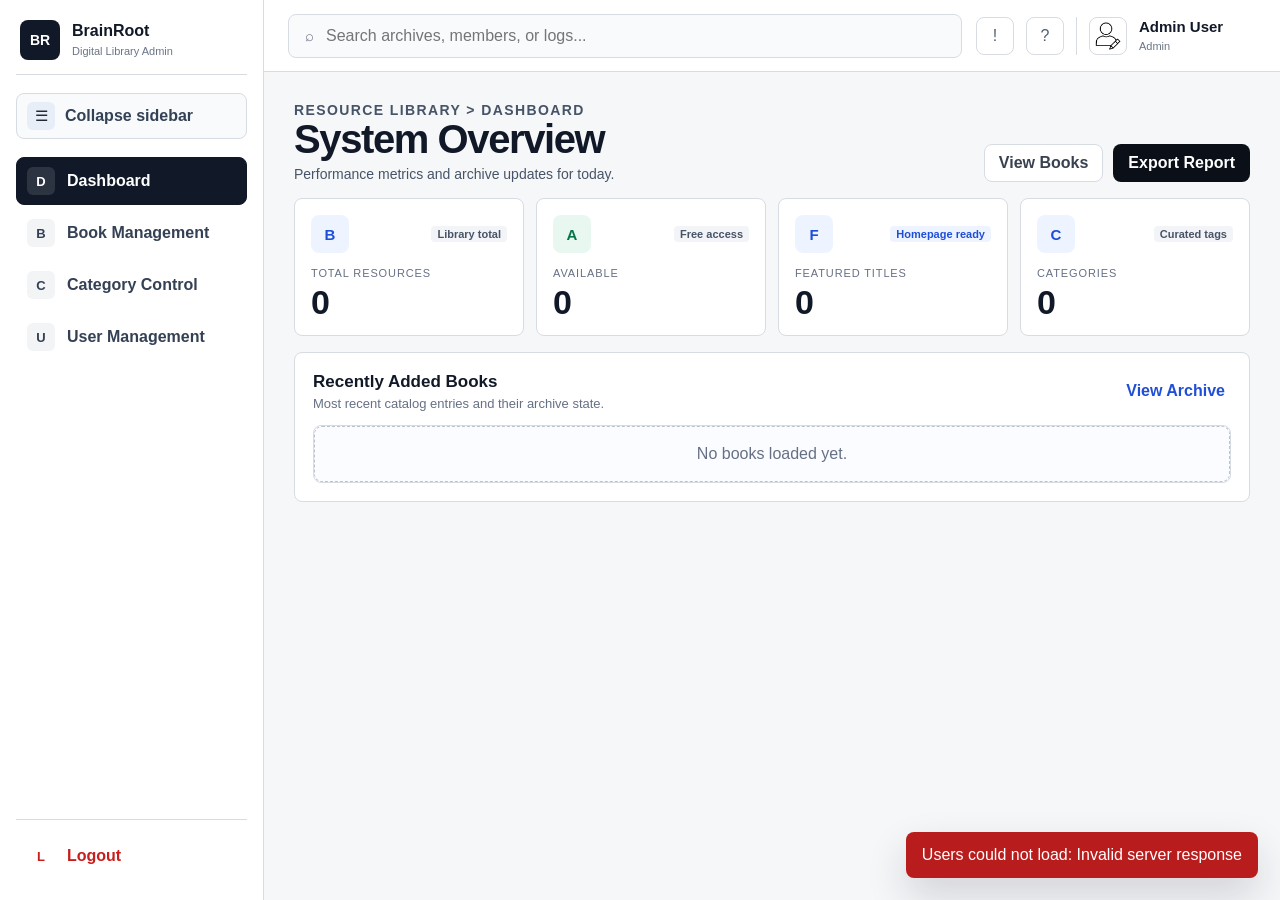
<file: admin/admin.html>
<!DOCTYPE html>
<html lang="en">
<head>
  <meta charset="UTF-8">
  <meta name="viewport" content="width=device-width, initial-scale=1.0">
  <title>BrainRoot - Admin Panel</title>
  <link rel="stylesheet" href="./admin.css?v=2">
</head>
<body class="admin-page">
  <div class="admin-shell">
    <aside class="admin-sidebar">
      <div class="sidebar-brand">
        <a href="../index/index.html" class="brand-mark">BR</a>
        <div class="sidebar-brand-copy">
          <strong>BrainRoot</strong>
          <span>Digital Library Admin</span>
        </div>
      </div>

      <button type="button" class="sidebar-toggle" id="sidebarToggle" aria-label="Toggle sidebar" aria-pressed="false" title="Collapse sidebar">
        <span class="sidebar-toggle-icon" aria-hidden="true">☰</span>
        <span class="sidebar-toggle-label">Collapse sidebar</span>
      </button>

      <nav class="sidebar-nav" aria-label="Admin sections">
        <button type="button" class="sidebar-link active" data-view="dashboard" title="Dashboard"><span class="sidebar-icon" aria-hidden="true">D</span><span class="sidebar-label">Dashboard</span></button>
        <button type="button" class="sidebar-link" data-view="books" title="Book Management"><span class="sidebar-icon" aria-hidden="true">B</span><span class="sidebar-label">Book Management</span></button>
        <button type="button" class="sidebar-link" data-view="categories" title="Category Control"><span class="sidebar-icon" aria-hidden="true">C</span><span class="sidebar-label">Category Control</span></button>
        <button type="button" class="sidebar-link" data-view="users" title="User Management"><span class="sidebar-icon" aria-hidden="true">U</span><span class="sidebar-label">User Management</span></button>
      </nav>

      <div class="sidebar-bottom">
        <button type="button" class="sidebar-link danger" onclick="adminLogout()" title="Logout"><span class="sidebar-icon" aria-hidden="true">L</span><span class="sidebar-label">Logout</span></button>
      </div>
    </aside>

    <div class="admin-frame">
      <header class="admin-topbar">
        <form id="librarySearchForm" class="topbar-search" role="search">
          <span class="search-ico" aria-hidden="true">⌕</span>
          <input id="librarySearch" type="search" placeholder="Search archives, members, or logs..." autocomplete="off">
        </form>

        <div class="topbar-actions">
          <button type="button" class="topbar-icon" id="notificationsBtn" aria-label="Notifications">!</button>
          <button type="button" class="topbar-icon" id="helpBtn" aria-label="Help">?</button>
          <div class="topbar-user">
            <img id="topbarAvatar" src="../Assets/profile icon.png" alt="Admin profile">
            <div>
              <strong id="topbarUserName">Admin User</strong>
              <span id="topbarUserRole">System Administrator</span>
            </div>
          </div>
        </div>
      </header>

      <main class="admin-main">
        <section class="admin-view active" data-view="dashboard">
          <div class="view-header">
            <div>
              <p class="eyebrow">Resource Library &gt; Dashboard</p>
              <h1>System Overview</h1>
              <p>Performance metrics and archive updates for today.</p>
            </div>
            <div class="hero-actions">
              <button type="button" class="btn btn-ghost" data-view-jump="books">View Books</button>
              <button type="button" class="btn btn-primary" id="exportReportBtn">Export Report</button>
            </div>
          </div>

          <div id="dashboardStats" class="stat-grid"></div>

          <div class="dashboard-grid">
            <section class="panel panel-wide">
              <div class="panel-header">
                <div>
                  <h2>Recently Added Books</h2>
                  <p>Most recent catalog entries and their archive state.</p>
                </div>
                <button type="button" class="text-link" data-view-jump="books">View Archive</button>
              </div>
              <div id="recentBooksTable" class="table-wrap"></div>
            </section>
          </div>
        </section>

        <section class="admin-view" data-view="books">
          <div class="view-header compact">
            <div>
              <p class="eyebrow">Resource Library &gt; Book Management</p>
              <h1>Book Management</h1>
              <p>Manage and organize your digital resource catalog.</p>
            </div>
            <button type="button" class="btn btn-primary" data-view-jump="add-book">+ Add New Resource</button>
          </div>

          <div id="bookStats" class="stat-grid"></div>

          <section class="panel">
            <div class="panel-header">
              <div class="filter-pills">
                <button type="button" class="pill active" data-pill-filter="all">All Books</button>
                <button type="button" class="pill" data-pill-filter="free">Free</button>
                <button type="button" class="pill" data-pill-filter="paid">Paid</button>
                <button type="button" class="pill" data-pill-filter="featured">Featured</button>
              </div>
              <div class="manage-tools">
                <select id="bookCategoryFilter" class="filter-select">
                  <option value="">All Categories</option>
                  <option value="Architecture">Architecture</option>
                  <option value="Classic Literature">Classic Literature</option>
                  <option value="Science">Science</option>
                  <option value="Philosophy">Philosophy</option>
                  <option value="Productivity">Productivity</option>
                  <option value="History">History</option>
                  <option value="Design">Design</option>
                  <option value="Biography">Biography</option>
                  <option value="Mystery">Mystery</option>
                  <option value="Adventure">Adventure</option>
                  <option value="Fantasy">Fantasy</option>
                  <option value="Technology">Technology</option>
                  <option value="Data Science">Data Science</option>
                  <option value="Computer Science">Computer Science</option>
                  <option value="Other">Other</option>
                </select>
                <select id="bookFeaturedFilter" class="filter-select">
                  <option value="">All Featured</option>
                  <option value="trending">Trending</option>
                  <option value="top_reading">Top Reading</option>
                  <option value="most_liked">Most Liked</option>
                  <option value="none">No Feature</option>
                </select>
                <button type="button" class="btn btn-soft" id="clearFiltersBtn">Reset</button>
              </div>
            </div>

            <div id="manageResult" class="form-result"></div>

            <div id="booksTableContainer" class="table-wrap"></div>
          </section>
        </section>

        <section class="admin-view" data-view="categories">
          <div class="view-header compact">
            <div>
              <p class="eyebrow">Resource Library &gt; Featured Control</p>
              <h1>Featured & Category Control</h1>
              <p>Curate featured sections and category-based front-page lists.</p>
            </div>
            <button type="button" class="btn btn-primary" data-view-jump="add-book">+ Add New Resource</button>
          </div>

          <div id="categoryStats" class="stat-grid"></div>

          <div class="category-grid">
            <section class="panel panel-wide">
              <div class="panel-header">
                <div>
                  <h2>Trending Books</h2>
                  <p>Books ranked by view activity and archive attention.</p>
                </div>
                <button type="button" class="icon-btn" id="publishCategoriesBtn" aria-label="Publish category changes">...</button>
              </div>
              <div id="trendingList" class="stack-list"></div>
              <div class="panel-footer center">Manage all trending titles</div>
            </section>

            <section class="panel panel-side">
              <div class="panel-header">
                <div>
                  <h2>Top Reading</h2>
                  <p>Featured books ready for the homepage carousel.</p>
                </div>
                <button type="button" class="icon-btn">S</button>
              </div>
              <div id="topReadingList" class="stack-list"></div>
              <button type="button" class="dashed-action" data-view-jump="add-book" data-preset-featured="top_reading">+ Add Title to Top Reading</button>
            </section>
          </div>

          <section class="panel">
            <div class="panel-header">
              <div>
                <h2>Featured Books (Main Hero)</h2>
                <p>Primary slots and backups for the home page banner.</p>
              </div>
              <div class="panel-actions">
                <button type="button" class="text-link" id="draftViewBtn">Draft View</button>
                <button type="button" class="btn btn-primary" id="publishFeaturedBtn">Publish Changes</button>
              </div>
            </div>
            <div id="featuredHeroGrid" class="hero-grid"></div>
          </section>
        </section>

        <section class="admin-view" data-view="users">
          <div class="view-header compact">
            <div>
              <p class="eyebrow">Admin Panel &gt; User Management</p>
              <h1>User Management</h1>
              <p>Review library member accounts, manage permissions, and track borrowing activity.</p>
            </div>
            <button type="button" class="btn btn-soft" id="exportUsersBtn">Export List</button>
          </div>

          <div id="userStats" class="stat-grid"></div>

          <section class="panel">
            <div class="panel-header">
              <div class="filter-pills">
                <button type="button" class="pill active" data-user-role-filter="all">All Members</button>
                <button type="button" class="pill" data-user-role-filter="admin">Admins</button>
                <button type="button" class="pill" data-user-role-filter="faculty">Faculty</button>
                <button type="button" class="pill" data-user-role-filter="student">Students</button>
                <button type="button" class="pill" data-user-role-filter="guest">Guests</button>
              </div>
              <button type="button" class="icon-btn" id="refreshUsersBtn" aria-label="Refresh users">R</button>
            </div>
            <div class="table-wrap" id="usersTableContainer"></div>
          </section>
        </section>

        <section class="admin-view" data-view="add-book">
          <div class="view-header compact">
            <div>
              <p class="eyebrow">Resource Library &gt; Add New Resource</p>
              <h1>Archive New Entry</h1>
              <p>Catalog a new digital asset into the BrainRoot secure repository.</p>
            </div>
            <button type="button" class="btn btn-soft" data-view-jump="books">Back to Books</button>
          </div>

          <div id="addBookResult" class="form-result"></div>

          <form id="addBookForm" class="add-layout admin-form">
            <section class="panel form-panel">
              <div class="panel-header">
                <div>
                  <h2>Core Bibliographic Data</h2>
                  <p>Enter the title, metadata, and catalog labels for the resource.</p>
                </div>
              </div>

              <div class="form-grid">
                <div class="form-group">
                  <label for="add_title">Book Title *</label>
                  <input id="add_title" type="text" name="title" required placeholder="e.g. The Architecture of Intelligence">
                </div>
                <div class="form-group">
                  <label for="add_author">Author Name *</label>
                  <input id="add_author" type="text" name="author" required placeholder="e.g. Dr. Julian Vane">
                </div>
                <div class="form-group">
                  <label for="add_category">Category *</label>
                  <select id="add_category" name="category" required>
                    <option value="">Select category</option>
                    <option value="Architecture">Architecture</option>
                    <option value="Classic Literature">Classic Literature</option>
                    <option value="Science">Science</option>
                    <option value="Philosophy">Philosophy</option>
                    <option value="Productivity">Productivity</option>
                    <option value="History">History</option>
                    <option value="Design">Design</option>
                    <option value="Biography">Biography</option>
                    <option value="Mystery">Mystery</option>
                    <option value="Adventure">Adventure</option>
                    <option value="Fantasy">Fantasy</option>
                    <option value="Technology">Technology</option>
                    <option value="Data Science">Data Science</option>
                    <option value="Computer Science">Computer Science</option>
                    <option value="Other">Other</option>
                  </select>
                </div>
                <div class="form-group">
                  <label for="add_published_year">Published Year</label>
                  <input id="add_published_year" type="number" name="published_year" placeholder="2024" min="0" inputmode="numeric">
                </div>
                <div class="form-group">
                  <label for="add_access_type">Initial Status</label>
                  <select id="add_access_type" name="access_type">
                    <option value="free">Available</option>
                    <option value="paid">Loaned</option>
                    <option value="premium">Reserved</option>
                  </select>
                </div>
                <div class="form-group">
                  <label for="add_featured_section">Featured Section</label>
                  <select id="add_featured_section" name="featured_section">
                    <option value="none">None</option>
                    <option value="trending">Trending</option>
                    <option value="top_reading">Top Reading</option>
                    <option value="most_liked">Most Liked</option>
                  </select>
                </div>
                <div class="form-group">
                  <label for="add_pages">Pages</label>
                  <input id="add_pages" type="number" name="pages" placeholder="0" min="0" inputmode="numeric">
                </div>
                <div class="form-group full-width">
                  <label for="add_description">Resource Description</label>
                  <textarea id="add_description" name="description" rows="5" placeholder="Provide a detailed abstract or summary for academic indexing..."></textarea>
                </div>
              </div>
            </section>

            <div class="add-side">
              <section class="panel asset-panel">
                <div class="panel-header">
                  <div>
                    <h2>Cover Asset</h2>
                    <p>Use a direct image link or an internal assets path.</p>
                  </div>
                </div>
                <div class="cover-dropzone">
                  <img id="addCoverPreview" src="" alt="Cover preview">
                  <div>
                    <strong>Upload Cover Image</strong>
                    <span>Use a URL or an asset path. PNG, JPG up to 10MB.</span>
                  </div>
                </div>

                <div class="form-group">
                  <label for="add_image_url">Image Link</label>
                  <input id="add_image_url" type="text" name="image_url" placeholder="https://example.com/image.jpg or /Assets/images/cover.jpg">
                </div>

                <div class="form-group">
                  <label for="add_file_url">PDF Link</label>
                  <input id="add_file_url" type="text" name="file_url" placeholder="https://example.com/book.pdf or /Assets/books/file.pdf">
                </div>

                <div class="info-box">
                  <strong>Standard format</strong>
                  <p>1600 x 2400px recommended for high-resolution indexing.</p>
                </div>
              </section>

              <section class="panel ops-panel">
                <div class="panel-header">
                  <div>
                    <h2>Archive Operations</h2>
                  </div>
                </div>
                <div class="form-grid compact-grid">
                  <div class="form-group">
                    <label for="add_view_count">View Count</label>
                    <input id="add_view_count" type="number" name="view_count" placeholder="0" min="0">
                  </div>
                  <div class="form-group">
                    <label for="add_like_count">Like Count</label>
                    <input id="add_like_count" type="number" name="like_count" placeholder="0" min="0">
                  </div>
                </div>
                <button type="submit" class="btn btn-primary block-btn">Save Book</button>
                <button type="reset" class="btn btn-soft block-btn">Cancel</button>
                <p class="tiny-note">By saving, you confirm that this digital record is ready for catalog publishing.</p>
              </section>
            </div>
          </form>
        </section>
      </main>
    </div>
  </div>

  <!-- Edit Modal -->
  <div id="editModal" class="modal hidden" aria-hidden="true">
    <div class="modal-content modal-large">
      <div class="modal-header">
        <div>
          <p class="eyebrow">Resource Library &gt; Edit Book Details</p>
          <h2>Edit Book Details</h2>
        </div>
        <button type="button" class="modal-close" onclick="closeEditModal()">×</button>
      </div>

      <form id="editBookForm" class="modal-form">
        <input type="hidden" name="book_id" id="edit_book_id">

        <section class="panel modal-panel-grid">
          <div class="form-grid">
            <div class="form-group">
              <label for="edit_title">Book Title</label>
              <input id="edit_title" type="text" name="title" required>
            </div>
            <div class="form-group">
              <label for="edit_author">Author</label>
              <input id="edit_author" type="text" name="author" required>
            </div>
            <div class="form-group">
              <label for="edit_category">Category</label>
              <select id="edit_category" name="category" required>
                <option value="Architecture">Architecture</option>
                <option value="Classic Literature">Classic Literature</option>
                <option value="Science">Science</option>
                <option value="Philosophy">Philosophy</option>
                <option value="Productivity">Productivity</option>
                <option value="History">History</option>
                <option value="Design">Design</option>
                <option value="Biography">Biography</option>
                <option value="Mystery">Mystery</option>
                <option value="Adventure">Adventure</option>
                <option value="Fantasy">Fantasy</option>
                <option value="Technology">Technology</option>
                <option value="Data Science">Data Science</option>
                <option value="Computer Science">Computer Science</option>
                <option value="Other">Other</option>
              </select>
            </div>
            <div class="form-group">
              <label for="edit_published_year">Published Year</label>
              <input id="edit_published_year" type="number" name="published_year" min="0">
            </div>
            <div class="form-group">
              <label for="edit_access_type">Access Type</label>
              <select id="edit_access_type" name="access_type">
                <option value="free">Free</option>
                <option value="paid">Paid</option>
                <option value="premium">Premium</option>
              </select>
            </div>
            <div class="form-group">
              <label for="edit_featured_section">Featured Section</label>
              <select id="edit_featured_section" name="featured_section">
                <option value="none">None</option>
                <option value="trending">Trending</option>
                <option value="top_reading">Top Reading</option>
                <option value="most_liked">Most Liked</option>
              </select>
            </div>
            <div class="form-group">
              <label for="edit_pages">Pages</label>
              <input id="edit_pages" type="number" name="pages" min="0">
            </div>
            <div class="form-group full-width">
              <label for="edit_description">Description</label>
              <textarea id="edit_description" name="description" rows="4"></textarea>
            </div>
          </div>

          <div class="edit-side">
            <div class="cover-dropzone compact">
              <img id="editCoverPreview" src="" alt="Cover preview">
              <div>
                <strong>Cover Asset Preview</strong>
                <span>Live preview from the image link field.</span>
              </div>
            </div>

            <div class="form-group">
              <label for="edit_image_url">Image Link</label>
              <input id="edit_image_url" type="text" name="image_url">
            </div>

            <div class="form-group">
              <label for="edit_file_url">PDF Link</label>
              <input id="edit_file_url" type="text" name="file_url">
            </div>

            <div class="form-grid compact-grid">
              <div class="form-group">
                <label for="edit_view_count">View Count</label>
                <input id="edit_view_count" type="number" name="view_count" min="0">
              </div>
              <div class="form-group">
                <label for="edit_like_count">Like Count</label>
                <input id="edit_like_count" type="number" name="like_count" min="0">
              </div>
            </div>
          </div>
        </section>

        <div class="form-actions modal-actions">
          <button type="submit" class="btn btn-primary">Save Changes</button>
          <button type="button" class="btn btn-soft" onclick="closeEditModal()">Cancel</button>
        </div>
      </form>
    </div>
  </div>

  <!-- Delete Confirmation Modal -->
  <div id="deleteModal" class="modal hidden" aria-hidden="true">
    <div class="modal-content modal-small">
      <div class="modal-header">
        <div>
          <p class="eyebrow">Archive Operation</p>
          <h2>Delete Book</h2>
        </div>
        <button type="button" class="modal-close" onclick="closeDeleteModal()">×</button>
      </div>
      <p id="deleteMessage" class="delete-message"></p>
      <div class="form-actions modal-actions">
        <button type="button" class="btn btn-danger" onclick="confirmDelete()">Delete</button>
        <button type="button" class="btn btn-soft" onclick="closeDeleteModal()">Cancel</button>
      </div>
    </div>
  </div>

  <!-- Edit User Modal -->
  <div id="userModal" class="modal hidden" aria-hidden="true">
    <div class="modal-content">
      <div class="modal-header">
        <div>
          <p class="eyebrow">Admin Action</p>
          <h2>Edit User</h2>
        </div>
        <button type="button" class="modal-close" onclick="closeUserModal()">×</button>
      </div>
      <form id="userForm" class="modal-form">
        <input type="hidden" id="edit_user_id" name="id">
        <section class="modal-panel-grid">
          <div class="form-grid">
            <div class="form-group">
              <label for="edit_user_name">Full Name</label>
              <input id="edit_user_name" type="text" name="name" required>
            </div>
            <div class="form-group">
              <label for="edit_user_email">Email</label>
              <input id="edit_user_email" type="email" name="email" required>
            </div>
            <div class="form-group">
              <label for="edit_user_institution">Institution</label>
              <input id="edit_user_institution" type="text" name="institution">
            </div>
            <div class="form-group">
              <label for="edit_user_role">Role</label>
              <select id="edit_user_role" name="role">
                <option value="student">Student</option>
                <option value="faculty">Faculty</option>
                <option value="guest">Guest</option>
                <option value="admin">Admin</option>
              </select>
            </div>
            <div class="form-group">
              <label for="edit_user_plan">Plan</label>
              <select id="edit_user_plan" name="plan_type">
                <option value="free">Free</option>
                <option value="basic">Basic</option>
                <option value="standard">Standard</option>
                <option value="premium">Premium</option>
              </select>
            </div>
            <div class="form-group">
              <label for="edit_user_status">Status</label>
              <select id="edit_user_status" name="status">
                <option value="active">Active</option>
                <option value="suspended">Suspended</option>
              </select>
            </div>
          </div>
        </section>
        <div class="form-actions modal-actions">
          <button type="submit" class="btn btn-primary">Save Changes</button>
          <button type="button" class="btn btn-soft" onclick="closeUserModal()">Cancel</button>
        </div>
      </form>
    </div>
  </div>

  <script src="./admin.js?v=5"></script>
</body>
</html>
</file>
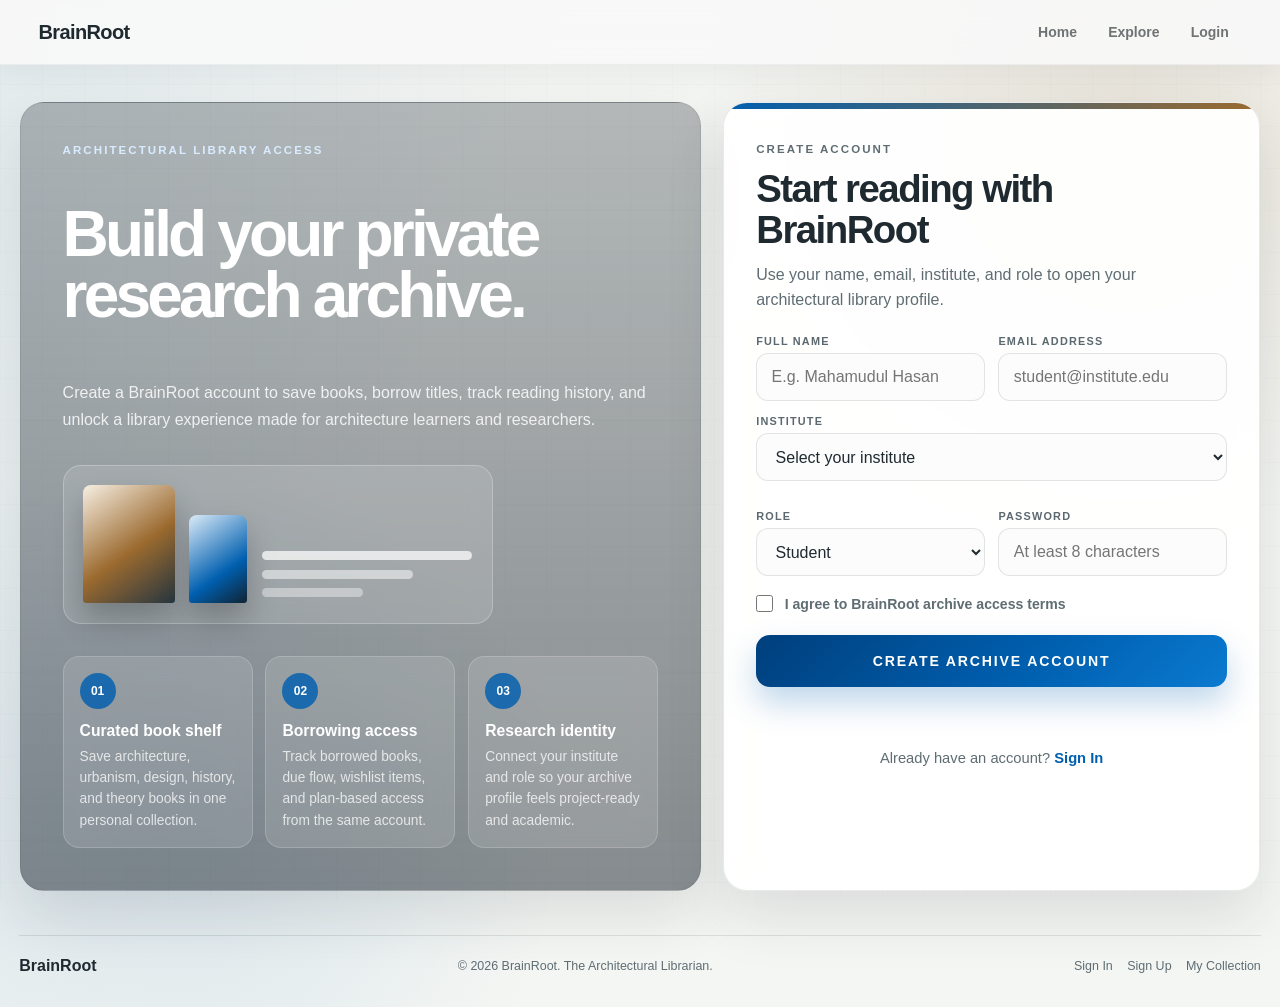
<file: register/register.html>
<!DOCTYPE html>
<html lang="en">
<head>
  <meta charset="UTF-8">
  <meta name="viewport" content="width=device-width, initial-scale=1.0">
  <title>BrainRoot - Create Archive Account</title>
  <link rel="stylesheet" href="./register.css">
  <link rel="stylesheet" href="../shared-search.css">
</head>
<body>
  <header class="topbar">
    <div class="brand"><a href="../index/index.html">BrainRoot</a></div>
    <nav>
      <a href="../index/index.html">Home</a>
      <a href="../explore/explore.html">Explore</a>
      <a href="../wishlist/wishlist.html" data-auth="private">Wishlist</a>
      <a href="../collections/collections.html" data-auth="private">My Collection</a>
      <a href="../login/login.html" data-auth="login" data-auth-login-slot="true" class="login-link" title="Login">Login</a>
      <a href="../profile/profile.html" data-auth="profile" class="profile-icon auth-profile-link" title="Profile">
        <img src="../Assets/profile icon.png" alt="Profile">
      </a>
    </nav>
  </header>

  <main class="register-shell">
    <section class="archive-panel" aria-label="BrainRoot register overview">
      <div class="archive-card">
        <p class="kicker">Architectural Library Access</p>
        <h1>Build your private research archive.</h1>
        <p class="intro">Create a BrainRoot account to save books, borrow titles, track reading history, and unlock a library experience made for architecture learners and researchers.</p>

        <div class="archive-preview" aria-hidden="true">
          <div class="preview-book preview-book-main"></div>
          <div class="preview-book preview-book-small"></div>
          <div class="preview-lines">
            <span></span>
            <span></span>
            <span></span>
          </div>
        </div>

        <div class="benefit-list">
          <article>
            <span class="benefit-index">01</span>
            <div>
              <h2>Curated book shelf</h2>
              <p>Save architecture, urbanism, design, history, and theory books in one personal collection.</p>
            </div>
          </article>
          <article>
            <span class="benefit-index">02</span>
            <div>
              <h2>Borrowing access</h2>
              <p>Track borrowed books, due flow, wishlist items, and plan-based access from the same account.</p>
            </div>
          </article>
          <article>
            <span class="benefit-index">03</span>
            <div>
              <h2>Research identity</h2>
              <p>Connect your institute and role so your archive profile feels project-ready and academic.</p>
            </div>
          </article>
        </div>
      </div>
    </section>

    <section class="signup-card">
      <div class="signup-card-head">
        <p class="card-eyebrow">Create Account</p>
        <h2>Start reading with BrainRoot</h2>
        <p>Use your name, email, institute, and role to open your architectural library profile.</p>
      </div>

      <form novalidate>
        <div class="form-grid">
          <div class="form-field">
            <label for="fullName">Full Name</label>
            <input id="fullName" name="fullName" placeholder="E.g. Mahamudul Hasan" autocomplete="name" required>
          </div>

          <div class="form-field">
            <label for="emailAddress">Email Address</label>
            <input id="emailAddress" name="emailAddress" type="email" placeholder="student@institute.edu" autocomplete="email" required>
          </div>
        </div>

        <div class="form-field">
          <label for="institute">Institute</label>
          <select id="institute" name="institute" required>
            <option value="">Select your institute</option>
            <option value="University of Dhaka">University of Dhaka</option>
            <option value="BUET">BUET</option>
            <option value="BRAC University">BRAC University</option>
            <option value="North South University">North South University</option>
            <option value="Daffodil International University">Daffodil International University</option>
            <option value="Independent University, Bangladesh">Independent University, Bangladesh</option>
            <option value="Jahangirnagar University">Jahangirnagar University</option>
            <option value="Other">Other Institute</option>
          </select>
        </div>

        <div class="form-field">
          <input id="customInstitute" name="customInstitute" class="is-hidden" placeholder="Type your institute name" aria-hidden="true">
        </div>

        <div class="form-grid">
          <div class="form-field">
            <label for="role">Role</label>
            <select id="role" name="role" required>
              <option value="Student">Student</option>
              <option value="Researcher">Researcher</option>
              <option value="Faculty">Faculty</option>
              <option value="Reader">Reader</option>
            </select>
          </div>

          <div class="form-field">
            <label for="password">Password</label>
            <input id="password" name="password" type="password" placeholder="At least 8 characters" autocomplete="new-password" required>
          </div>
        </div>

        <label class="check-row" for="termsAccepted">
          <input id="termsAccepted" name="termsAccepted" type="checkbox">
          <span>I agree to BrainRoot archive access terms</span>
        </label>

        <button type="submit">Create Archive Account</button>
      </form>

      <p class="secondary-link">Already have an account? <a href="../login/login.html">Sign In</a></p>
    </section>
  </main>

  <footer class="footer">
    <strong>BrainRoot</strong>
    <p>&copy; 2026 BrainRoot. The Architectural Librarian.</p>
    <div class="links">
      <a href="../login/login.html">Sign In</a>
      <a href="../register/register.html">Sign Up</a>
      <a href="../collections/collections.html">My Collection</a>
    </div>
  </footer>

  <script src="../local-storage.js"></script>
  <script src="../backend-storage.js"></script>
  <script src="../api-client.js"></script>
  <script src="../auth.js"></script>
  <script src="./register.js"></script>
</body>
</html>
</file>
<file: admin/admin.css>
/* BrainRoot Admin Panel */

:root {
  --bg: #edf2f8;
  --surface: #ffffff;
  --surface-soft: #f4f7fb;
  --surface-dark: #0b1220;
  --surface-dark-2: #121a2d;
  --border: #d8e0eb;
  --border-strong: #bfcad8;
  --text: #0f172a;
  --text-soft: #607086;
  --primary: #0b1220;
  --primary-soft: #172033;
  --accent: #3b82f6;
  --accent-soft: #dbeafe;
  --accent-strong: #1d4ed8;
  --success: #16a34a;
  --warning: #ea580c;
  --danger: #dc2626;
  --shadow-sm: 0 1px 2px rgba(15, 23, 42, 0.06);
  --shadow-md: 0 12px 30px rgba(15, 23, 42, 0.09);
  --shadow-lg: 0 22px 48px rgba(15, 23, 42, 0.14);
  --radius-lg: 22px;
  --radius-md: 16px;
  --radius-sm: 12px;
}

* {
  box-sizing: border-box;
}

html {
  scroll-behavior: smooth;
}

body {
  margin: 0;
  min-height: 100vh;
  background:
    radial-gradient(circle at top left, rgba(59, 130, 246, 0.16), transparent 28%),
    radial-gradient(circle at top right, rgba(14, 165, 233, 0.08), transparent 26%),
    linear-gradient(180deg, #f8fbff 0%, #edf2f8 100%);
  color: var(--text);
  font-family: "Segoe UI", Inter, Arial, sans-serif;
}

a {
  color: inherit;
  text-decoration: none;
}

button,
input,
select,
textarea {
  font: inherit;
}

.hidden,
.is-hidden {
  display: none !important;
}

.admin-shell {
  display: grid;
  grid-template-columns: 250px minmax(0, 1fr);
  min-height: 100vh;
}

.admin-page.sidebar-collapsed .admin-shell {
  grid-template-columns: 88px minmax(0, 1fr);
}

.admin-sidebar {
  position: sticky;
  top: 0;
  align-self: start;
  display: flex;
  flex-direction: column;
  gap: 22px;
  height: 100vh;
  padding: 22px 16px;
  background: linear-gradient(180deg, rgba(248, 250, 252, 0.98) 0%, rgba(241, 245, 249, 0.98) 100%);
  border-right: 1px solid var(--border);
  backdrop-filter: blur(10px);
}

.sidebar-brand {
  display: flex;
  align-items: center;
  gap: 12px;
  padding: 2px 6px 12px;
}

.sidebar-brand-copy {
  min-width: 0;
}

.brand-mark {
  display: inline-flex;
  align-items: center;
  justify-content: center;
  width: 38px;
  height: 38px;
  border-radius: 10px;
  background: #0b0f18;
  color: #fff;
  font-size: 14px;
  font-weight: 800;
  letter-spacing: 0.08em;
}

.sidebar-brand strong,
.topbar-user strong {
  display: block;
  font-size: 15px;
  line-height: 1.2;
}

.sidebar-brand span,
.topbar-user span,
.eyebrow,
.panel-header p,
.activity-item span,
.book-copy span,
.member-cell span,
.tiny-note {
  color: var(--text-soft);
}

.sidebar-brand span {
  font-size: 11px;
  text-transform: capitalize;
}

.sidebar-nav,
.sidebar-bottom {
  display: flex;
  flex-direction: column;
  gap: 8px;
}

.sidebar-toggle {
  display: inline-flex;
  align-items: center;
  gap: 10px;
  width: 100%;
  padding: 10px 12px;
  border: 1px solid var(--border);
  border-radius: 14px;
  background: linear-gradient(180deg, #ffffff 0%, #f7faff 100%);
  color: #334155;
  cursor: pointer;
  box-shadow: var(--shadow-sm);
}

.sidebar-toggle:hover {
  border-color: #bac7d8;
  color: #0b1220;
}

.sidebar-toggle-icon {
  display: inline-flex;
  align-items: center;
  justify-content: center;
  width: 30px;
  height: 30px;
  border-radius: 10px;
  background: rgba(59, 130, 246, 0.14);
  color: var(--accent-strong);
  font-size: 15px;
  flex: 0 0 auto;
}

.sidebar-toggle-label {
  font-weight: 700;
}

.sidebar-bottom {
  margin-top: auto;
  padding-top: 12px;
  border-top: 1px solid var(--border);
}

.sidebar-link {
  position: relative;
  display: flex;
  align-items: center;
  gap: 12px;
  width: 100%;
  padding: 13px 14px;
  border: 1px solid transparent;
  border-radius: 14px;
  background: transparent;
  color: #344055;
  text-align: left;
  cursor: pointer;
  transition: transform 160ms ease, background-color 160ms ease, border-color 160ms ease, color 160ms ease, box-shadow 160ms ease;
}

.sidebar-icon {
  display: inline-flex;
  align-items: center;
  justify-content: center;
  width: 18px;
  height: 18px;
  background: transparent;
  color: var(--accent-strong);
  font-size: 15px;
  font-weight: 800;
  flex: 0 0 auto;
}

.sidebar-link:hover {
  background: rgba(255, 255, 255, 0.96);
  border-color: var(--border);
  transform: translateX(2px);
}

.sidebar-link.active {
  background: #ffffff;
  color: #0b0f18;
  border-color: var(--border);
  box-shadow: 0 10px 26px rgba(15, 23, 42, 0.08);
}

.sidebar-link.active::after {
  content: '';
  position: absolute;
  left: -16px;
  top: 50%;
  width: 4px;
  height: 34px;
  border-radius: 999px;
  background: #0b0f18;
  transform: translateY(-50%);
}

.sidebar-link.cta {
  margin-top: 6px;
  background: linear-gradient(180deg, #0f172a 0%, #060b14 100%);
  color: #ffffff;
  box-shadow: 0 14px 24px rgba(11, 15, 24, 0.2);
}

.sidebar-link.cta .sidebar-icon,
.sidebar-link.danger .sidebar-icon,
.sidebar-link.subtle .sidebar-icon {
  background: rgba(255, 255, 255, 0.14);
  color: currentColor;
}

.sidebar-link.cta:hover {
  transform: translateX(0) translateY(-1px);
  background: #111827;
}

.sidebar-link.subtle {
  color: #5a6679;
}

.sidebar-link.danger {
  color: var(--danger);
}

.admin-page.sidebar-collapsed .admin-sidebar {
  padding-inline: 10px;
}

.admin-page.sidebar-collapsed .sidebar-brand,
.admin-page.sidebar-collapsed .sidebar-toggle-label,
.admin-page.sidebar-collapsed .sidebar-label,
.admin-page.sidebar-collapsed .sidebar-brand-copy {
  display: none;
}

.admin-page.sidebar-collapsed .sidebar-link,
.admin-page.sidebar-collapsed .sidebar-toggle {
  justify-content: center;
  padding-inline: 0;
  width: 54px;
  margin-inline: auto;
}

.admin-page.sidebar-collapsed .sidebar-link {
  gap: 0;
  padding-block: 0;
  min-height: 50px;
}

.admin-page.sidebar-collapsed .sidebar-toggle {
  min-height: 50px;
}

.admin-page.sidebar-collapsed .sidebar-link.active::after {
  left: auto;
  right: -10px;
  width: 3px;
}

.admin-page.sidebar-collapsed .sidebar-bottom {
  align-items: stretch;
}

.admin-page.sidebar-collapsed .sidebar-link.danger {
  color: var(--danger);
}

.admin-frame {
  min-width: 0;
}

.admin-topbar {
  position: sticky;
  top: 0;
  z-index: 30;
  display: flex;
  align-items: center;
  gap: 18px;
  padding: 16px 24px;
  border-bottom: 1px solid rgba(221, 227, 236, 0.86);
  background: rgba(248, 249, 252, 0.9);
  backdrop-filter: blur(12px);
}

.topbar-search {
  display: flex;
  align-items: center;
  gap: 10px;
  flex: 1;
  min-width: 220px;
  padding: 0 16px;
  border: 1px solid var(--border);
  border-radius: 999px;
  background: #ffffff;
  box-shadow: var(--shadow-sm);
}

.search-ico {
  color: #6b7280;
  font-size: 15px;
}

.topbar-search input {
  width: 100%;
  min-height: 44px;
  border: 0;
  background: transparent;
  color: var(--text);
  outline: none;
}

.topbar-actions {
  display: flex;
  align-items: center;
  gap: 12px;
}

.topbar-icon,
.icon-btn {
  display: inline-flex;
  align-items: center;
  justify-content: center;
  width: 40px;
  height: 40px;
  border: 1px solid var(--border);
  border-radius: 12px;
  background: #ffffff;
  color: #52606d;
  cursor: pointer;
  transition: transform 160ms ease, border-color 160ms ease, color 160ms ease, box-shadow 160ms ease;
  box-shadow: var(--shadow-sm);
}

.topbar-icon:hover,
.icon-btn:hover {
  transform: translateY(-1px);
  border-color: #b8c3d6;
  color: #0b0f18;
}

.topbar-user {
  display: flex;
  align-items: center;
  gap: 12px;
  padding-left: 12px;
  border-left: 1px solid var(--border);
}

.topbar-user img {
  width: 38px;
  height: 38px;
  border-radius: 50%;
  object-fit: cover;
  border: 1px solid var(--border);
}

.topbar-user span {
  font-size: 11px;
  line-height: 1.1;
}

.admin-main {
  display: flex;
  flex-direction: column;
  gap: 22px;
  padding: 24px;
}

.admin-view {
  display: none;
}

.admin-view.active {
  display: block;
  animation: fadeIn 260ms ease;
}

@keyframes fadeIn {
  from {
    opacity: 0;
    transform: translateY(12px);
  }
  to {
    opacity: 1;
    transform: translateY(0);
  }
}

.view-header {
  display: flex;
  align-items: flex-end;
  justify-content: space-between;
  gap: 20px;
  margin-bottom: 18px;
}

.view-header.compact {
  align-items: center;
}

.eyebrow {
  margin: 0 0 6px;
  font-size: 11px;
  font-weight: 700;
  letter-spacing: 0.12em;
  text-transform: uppercase;
}

.view-header h1 {
  margin: 0;
  font-size: clamp(28px, 4vw, 46px);
  line-height: 1.05;
  letter-spacing: -0.05em;
}

.view-header p {
  margin: 6px 0 0;
  font-size: 15px;
}

.hero-actions,
.panel-actions,
.form-actions,
.row-actions,
.hero-actions-inline,
.manage-tools,
.filter-pills {
  display: flex;
  align-items: center;
  gap: 10px;
  flex-wrap: wrap;
}

.btn {
  display: inline-flex;
  align-items: center;
  justify-content: center;
  min-height: 42px;
  padding: 0 18px;
  border: 1px solid transparent;
  border-radius: 12px;
  background: #0b0f18;
  color: #ffffff;
  cursor: pointer;
  text-decoration: none;
  box-shadow: var(--shadow-sm);
  transition: transform 160ms ease, box-shadow 160ms ease, background-color 160ms ease, border-color 160ms ease, color 160ms ease;
}

.btn:hover {
  transform: translateY(-1px);
  box-shadow: var(--shadow-md);
}

.btn-primary {
  background: #0b0f18;
  color: #ffffff;
}

.btn-soft,
.btn-ghost,
.btn-light {
  background: #ffffff;
  color: #394150;
  border-color: var(--border);
}

.btn-light {
  background: #f3f5f9;
}

.btn-danger {
  background: #dc2626;
  color: #ffffff;
}

.btn.block-btn {
  width: 100%;
}

.text-link {
  border: 0;
  background: transparent;
  color: #1f4ed8;
  font-weight: 700;
  cursor: pointer;
}

.stat-grid {
  display: grid;
  grid-template-columns: repeat(auto-fit, minmax(220px, 1fr));
  gap: 16px;
  margin-bottom: 18px;
}

.stat-card {
  position: relative;
  padding: 18px 18px 16px;
  border: 1px solid var(--border);
  border-radius: var(--radius-lg);
  background: #ffffff;
  box-shadow: var(--shadow-sm);
  overflow: hidden;
}

.stat-card p {
  margin: 16px 0 4px;
  color: var(--text-soft);
  font-size: 12px;
  letter-spacing: 0.08em;
  text-transform: uppercase;
}

.stat-card strong {
  font-size: clamp(24px, 3vw, 36px);
  line-height: 1;
  letter-spacing: -0.05em;
}

.stat-head {
  display: flex;
  align-items: center;
  justify-content: space-between;
  gap: 10px;
}

.stat-ico {
  display: inline-flex;
  align-items: center;
  justify-content: center;
  width: 42px;
  height: 42px;
  border-radius: 12px;
  background: var(--accent-soft);
  color: #2141b6;
  font-size: 15px;
  font-weight: 700;
}

.stat-book-ico::before { content: 'B'; }
.stat-available-ico::before { content: 'A'; }
.stat-featured-ico::before { content: 'F'; }
.stat-category-ico::before { content: 'C'; }
.stat-warning-ico::before { content: '!'; }
.stat-trending-ico::before { content: 'T'; }
.stat-heart-ico::before { content: '♥'; }
.stat-users-ico::before { content: 'U'; }
.stat-storage-ico::before { content: 'S'; }

.stat-delta {
  font-size: 12px;
  color: #1f9d55;
  font-weight: 700;
}

.stat-warning .stat-delta,
.stat-warning .stat-ico {
  color: var(--warning);
  background: rgba(234, 88, 12, 0.12);
}

.stat-featured .stat-ico,
.stat-featured .stat-delta {
  background: rgba(30, 64, 175, 0.12);
  color: #1f4ed8;
}

.stat-trending .stat-ico,
.stat-trending .stat-delta {
  background: rgba(249, 115, 22, 0.14);
  color: #ea580c;
}

.stat-heart .stat-ico,
.stat-heart .stat-delta {
  background: rgba(219, 39, 119, 0.12);
  color: #db2777;
}

.stat-users .stat-ico,
.stat-category .stat-ico,
.stat-book .stat-ico,
.stat-available .stat-ico {
  background: var(--accent-soft);
  color: #2141b6;
}

.stat-storage {
  background: #0b0f18;
  color: #ffffff;
}

.stat-storage .stat-ico {
  background: rgba(255, 255, 255, 0.12);
  color: #ffffff;
}

.stat-storage p,
.stat-storage strong {
  color: #ffffff;
}

.storage-bar {
  width: 100%;
  height: 8px;
  margin-top: 16px;
  border-radius: 999px;
  background: rgba(255, 255, 255, 0.12);
  overflow: hidden;
}

.storage-bar span {
  display: block;
  height: 100%;
  border-radius: 999px;
  background: linear-gradient(90deg, #7dd3fc, #60a5fa);
}

.dashboard-grid,
.category-grid,
.add-layout,
.modal-panel-grid {
  display: grid;
  gap: 18px;
}

.dashboard-grid {
  grid-template-columns: minmax(0, 1fr);
  align-items: start;
}

.category-grid {
  grid-template-columns: minmax(0, 1.45fr) minmax(300px, 0.8fr);
  align-items: start;
}

.add-layout {
  grid-template-columns: minmax(0, 1.35fr) minmax(320px, 0.9fr);
  align-items: start;
}

.panel {
  padding: 20px;
  border: 1px solid var(--border);
  border-radius: var(--radius-lg);
  background: #ffffff;
  box-shadow: var(--shadow-sm);
}

.panel-wide,
.panel-side {
  min-height: 100%;
}

.panel-dark {
  background: linear-gradient(180deg, #101726 0%, #0b0f18 100%);
  color: #ffffff;
}

.panel-dark .panel-header h2,
.panel-dark .panel-header p {
  color: rgba(255, 255, 255, 0.82);
}

.panel-dark .panel-header h2 {
  color: #ffffff;
}

.panel-header {
  display: flex;
  align-items: center;
  justify-content: space-between;
  gap: 16px;
  margin-bottom: 16px;
}

.panel-header h2 {
  margin: 0;
  font-size: 18px;
  line-height: 1.25;
}

.panel-header p {
  margin: 4px 0 0;
  font-size: 13px;
}

.panel-footer {
  margin-top: 16px;
  padding-top: 14px;
  border-top: 1px solid var(--border);
}

.panel-footer.center {
  text-align: center;
  font-weight: 700;
  color: var(--text-soft);
}

.table-wrap {
  overflow: auto;
}

.admin-table {
  width: 100%;
  border-collapse: collapse;
  min-width: 760px;
}

.admin-table thead th {
  padding: 14px 12px;
  border-bottom: 1px solid var(--border);
  color: var(--text-soft);
  font-size: 11px;
  font-weight: 700;
  text-align: left;
  letter-spacing: 0.1em;
  text-transform: uppercase;
}

.admin-table tbody td {
  padding: 16px 12px;
  border-bottom: 1px solid rgba(221, 227, 236, 0.9);
  vertical-align: middle;
}

.admin-table tbody tr:hover {
  background: rgba(15, 23, 42, 0.02);
}

.compact-table {
  min-width: 680px;
}

.book-cell,
.member-cell {
  display: flex;
  align-items: center;
  gap: 12px;
}

.member-avatar {
  display: grid;
  place-items: center;
  width: 42px;
  height: 42px;
  min-width: 42px;
  border-radius: 50%;
  background: #d9e5ff;
  color: #344054;
  font-size: 12px;
  font-weight: 900;
  line-height: 1;
  letter-spacing: 0;
  text-align: center;
  flex: 0 0 auto;
  overflow: hidden;
  font-family: Inter, "Segoe UI", Arial, sans-serif;
}

.book-thumb {
  width: 42px;
  height: 58px;
  border-radius: 9px;
  object-fit: cover;
  border: 1px solid var(--border);
  background: #dfe8ea;
  flex: 0 0 auto;
}

.book-copy strong,
.member-cell strong {
  display: block;
  font-size: 14px;
  line-height: 1.25;
}

.book-copy span,
.member-cell span {
  display: block;
  margin-top: 2px;
  font-size: 12px;
}

.chip-row,
.filter-pills {
  display: flex;
  flex-wrap: wrap;
  gap: 8px;
}

.chip,
.pill,
.live-pill,
.featured-badge,
.status-badge {
  display: inline-flex;
  align-items: center;
  justify-content: center;
  min-height: 30px;
  padding: 0 12px;
  border-radius: 999px;
  font-size: 12px;
  font-weight: 700;
  white-space: nowrap;
}

.chip {
  border: 1px solid var(--border);
  background: #ffffff;
  color: #344055;
}

.chip-soft {
  background: #eef3ff;
  color: #2141b6;
}

.pill {
  border: 1px solid var(--border-strong);
  background: #ffffff;
  color: #5a6679;
  cursor: pointer;
}

.pill.active {
  border-color: #0b0f18;
  background: #e9eef8;
  color: #0b0f18;
}

.status-badge.available {
  background: rgba(22, 163, 74, 0.12);
  color: #15803d;
}

.status-badge.loaned,
.status-badge.paid {
  background: rgba(100, 116, 139, 0.14);
  color: #475569;
}

.status-badge.reserved,
.status-badge.premium {
  background: rgba(220, 38, 38, 0.12);
  color: #dc2626;
}

.status-badge.active {
  background: rgba(22, 163, 74, 0.12);
  color: #15803d;
}

.status-badge.suspended {
  background: rgba(220, 38, 38, 0.12);
  color: #dc2626;
}

.status-badge.staff {
  background: rgba(59, 130, 246, 0.12);
  color: #1d4ed8;
}

.featured-badge.none {
  background: rgba(148, 163, 184, 0.18);
  color: #475569;
}

.featured-badge.trending {
  background: rgba(249, 115, 22, 0.14);
  color: #c2410c;
}

.featured-badge.top_reading {
  background: rgba(59, 130, 246, 0.14);
  color: #1d4ed8;
}

.featured-badge.most_liked {
  background: rgba(219, 39, 119, 0.14);
  color: #be185d;
}

.row-actions {
  flex-wrap: nowrap;
}

.mini-btn {
  min-height: 34px;
  padding: 0 12px;
  border: 1px solid var(--border);
  border-radius: 10px;
  background: #ffffff;
  color: #344055;
  cursor: pointer;
}

.mini-btn.subtle {
  background: #f8fafc;
}

.mini-btn.danger {
  color: var(--danger);
}

.manage-tools {
  justify-content: flex-end;
  flex: 1;
}

.filter-select,
.form-group input,
.form-group select,
.form-group textarea {
  width: 100%;
  border: 1px solid var(--border);
  border-radius: 12px;
  background: #ffffff;
  color: var(--text);
  outline: none;
  transition: border-color 160ms ease, box-shadow 160ms ease, transform 160ms ease;
}

.filter-select {
  min-height: 42px;
  padding: 0 14px;
}

.form-grid {
  display: grid;
  grid-template-columns: repeat(2, minmax(0, 1fr));
  gap: 14px;
}

.form-grid.compact-grid {
  grid-template-columns: repeat(2, minmax(0, 1fr));
}

.form-group {
  display: flex;
  flex-direction: column;
  gap: 8px;
}

.form-group.full-width {
  grid-column: 1 / -1;
}

.form-group label {
  font-size: 12px;
  font-weight: 700;
  letter-spacing: 0.08em;
  text-transform: uppercase;
  color: #3d4858;
}

.form-group input,
.form-group select {
  min-height: 42px;
  padding: 0 14px;
}

.form-group textarea {
  min-height: 140px;
  padding: 14px;
  resize: vertical;
}

.form-group input:focus,
.form-group select:focus,
.form-group textarea:focus,
.filter-select:focus,
.topbar-search input:focus {
  border-color: #8aa4ff;
  box-shadow: 0 0 0 4px rgba(138, 164, 255, 0.16);
}

.form-result {
  display: none;
  margin-bottom: 16px;
  padding: 14px 16px;
  border: 1px solid transparent;
  border-radius: 14px;
}

.form-result.success {
  display: block;
  background: rgba(22, 163, 74, 0.12);
  border-color: rgba(22, 163, 74, 0.16);
  color: #166534;
}

.form-result.error {
  display: block;
  background: rgba(220, 38, 38, 0.12);
  border-color: rgba(220, 38, 38, 0.18);
  color: #991b1b;
}

.activity-feed {
  display: flex;
  flex-direction: column;
  gap: 12px;
}

.activity-item {
  display: flex;
  gap: 12px;
  align-items: flex-start;
  padding: 10px 0;
}

.activity-item strong {
  display: block;
  font-size: 14px;
  line-height: 1.35;
}

.activity-ico {
  display: inline-flex;
  align-items: center;
  justify-content: center;
  width: 32px;
  height: 32px;
  border-radius: 50%;
  background: #edf2ff;
  color: #2748c7;
  flex: 0 0 auto;
}

.activity-sync::before { content: '↻'; }
.activity-featured::before { content: '★'; }
.activity-book::before { content: '▣'; }
.activity-check::before { content: '✓'; }

.stack-list {
  display: flex;
  flex-direction: column;
  gap: 10px;
}

.stack-item {
  display: grid;
  grid-template-columns: 16px 52px minmax(0, 1fr) auto;
  gap: 12px;
  align-items: center;
  padding: 10px 12px;
  border: 1px solid var(--border);
  border-radius: 16px;
  background: #ffffff;
}

.stack-item:hover {
  box-shadow: var(--shadow-sm);
}

.stack-grip {
  color: #94a3b8;
  font-size: 12px;
  line-height: 1;
}

.stack-thumb {
  width: 52px;
  height: 68px;
  border-radius: 10px;
  object-fit: cover;
  border: 1px solid var(--border);
}

.stack-copy strong {
  display: block;
  font-size: 14px;
  line-height: 1.3;
}

.stack-copy span,
.stack-copy small,
.stack-meta span {
  display: block;
  color: var(--text-soft);
  font-size: 12px;
}

.stack-copy small {
  margin-top: 2px;
  font-size: 11px;
  letter-spacing: 0.04em;
  text-transform: uppercase;
}

.stack-meta {
  display: flex;
  align-items: center;
  gap: 12px;
  justify-self: end;
}

.hero-grid {
  display: grid;
  grid-template-columns: repeat(3, minmax(0, 1fr));
  gap: 14px;
}

.hero-card {
  position: relative;
  min-height: 280px;
  border-radius: 18px;
  overflow: hidden;
  background: #0b0f18;
  box-shadow: var(--shadow-sm);
}

.hero-card img {
  width: 100%;
  height: 100%;
  object-fit: cover;
}

.hero-overlay {
  position: absolute;
  inset: auto 0 0;
  padding: 18px;
  background: linear-gradient(180deg, rgba(4, 6, 15, 0.06), rgba(4, 6, 15, 0.86));
  color: #ffffff;
}

.hero-slot {
  display: inline-flex;
  margin-bottom: 10px;
  padding: 5px 10px;
  border-radius: 999px;
  background: rgba(255, 255, 255, 0.12);
  font-size: 11px;
  font-weight: 700;
  letter-spacing: 0.08em;
  text-transform: uppercase;
}

.hero-overlay h3,
.hero-overlay p {
  margin: 0;
}

.hero-overlay h3 {
  font-size: 19px;
  line-height: 1.2;
}

.hero-overlay p {
  margin-top: 4px;
  color: rgba(255, 255, 255, 0.78);
  font-size: 13px;
}

.hero-actions-inline {
  margin-top: 14px;
}

.mini-btn {
  min-height: 34px;
  padding: 0 12px;
  border: 1px solid var(--border);
  border-radius: 10px;
  background: #ffffff;
  color: #344055;
  cursor: pointer;
}

.mini-btn.subtle {
  background: rgba(255, 255, 255, 0.14);
  color: #ffffff;
  border-color: rgba(255, 255, 255, 0.18);
}

.mini-btn.danger {
  color: var(--danger);
}

.dashed-action {
  display: flex;
  align-items: center;
  justify-content: center;
  width: 100%;
  min-height: 52px;
  border: 1px dashed var(--border-strong);
  border-radius: 16px;
  color: #52606d;
  font: inherit;
  font-weight: 700;
  background: rgba(255, 255, 255, 0.6);
  cursor: pointer;
}

.live-pill {
  background: rgba(125, 211, 252, 0.15);
  color: #bfdbfe;
  border: 1px solid rgba(125, 211, 252, 0.15);
}

.status-copy {
  margin: 0;
  color: rgba(255, 255, 255, 0.76);
  line-height: 1.7;
}

.cover-dropzone {
  display: grid;
  gap: 12px;
  place-items: center;
  padding: 18px;
  border: 1px dashed var(--border-strong);
  border-radius: 18px;
  background: linear-gradient(180deg, #fbfcff 0%, #f4f6fb 100%);
  text-align: center;
}

.cover-dropzone img {
  width: 100%;
  max-width: 220px;
  max-height: 300px;
  border-radius: 14px;
  object-fit: cover;
  box-shadow: var(--shadow-sm);
}

.cover-dropzone strong {
  display: block;
  font-size: 16px;
}

.cover-dropzone span {
  display: block;
  margin-top: 4px;
  color: var(--text-soft);
  font-size: 12px;
}

.cover-dropzone.compact {
  align-items: start;
}

.info-box {
  padding: 14px;
  border-radius: 14px;
  background: #f3f4f6;
  color: #1f2937;
}

.info-box strong {
  display: block;
  font-size: 11px;
  letter-spacing: 0.08em;
  text-transform: uppercase;
}

.info-box p {
  margin: 6px 0 0;
  font-size: 12px;
  color: #52606d;
}

.tiny-note {
  margin: 12px 0 0;
  font-size: 12px;
  line-height: 1.6;
  text-align: center;
}

.modal {
  position: fixed;
  inset: 0;
  z-index: 60;
  display: flex;
  align-items: center;
  justify-content: center;
  padding: 24px;
  background: rgba(15, 23, 42, 0.48);
  backdrop-filter: blur(8px);
}

.modal-content {
  width: min(100%, 860px);
  max-height: 90vh;
  overflow: auto;
  padding: 22px;
  border-radius: 24px;
  background: #ffffff;
  box-shadow: var(--shadow-lg);
}

.modal-large {
  width: min(100%, 980px);
}

.modal-small {
  width: min(100%, 500px);
}

.modal-header {
  display: flex;
  align-items: flex-start;
  justify-content: space-between;
  gap: 16px;
  margin-bottom: 18px;
}

.modal-header h2 {
  margin: 0;
  font-size: 26px;
  line-height: 1.15;
}

.modal-close {
  width: 42px;
  height: 42px;
  border: 1px solid var(--border);
  border-radius: 12px;
  background: #ffffff;
  color: #334155;
  font-size: 26px;
  line-height: 1;
  cursor: pointer;
}

.modal-form {
  display: flex;
  flex-direction: column;
  gap: 18px;
}

.modal-panel-grid {
  grid-template-columns: minmax(0, 1.15fr) minmax(280px, 0.85fr);
}

.edit-side,
.add-side {
  display: flex;
  flex-direction: column;
  gap: 18px;
}

.delete-message {
  margin: 0 0 16px;
  color: var(--text-soft);
  line-height: 1.7;
}

.admin-toast {
  position: fixed;
  right: 22px;
  bottom: 22px;
  z-index: 90;
  min-width: 280px;
  max-width: min(520px, calc(100vw - 44px));
  padding: 14px 16px;
  border-radius: 16px;
  background: #0b0f18;
  color: #ffffff;
  box-shadow: var(--shadow-lg);
  opacity: 0;
  transform: translateY(12px);
  pointer-events: none;
  transition: opacity 180ms ease, transform 180ms ease;
}

.admin-toast.is-visible {
  opacity: 1;
  transform: translateY(0);
}

.admin-toast.error {
  background: #b91c1c;
}

.admin-toast.success {
  background: #0f172a;
}

.empty-state {
  padding: 28px;
  border: 1px dashed var(--border-strong);
  border-radius: 18px;
  background: #fbfcff;
  color: var(--text-soft);
  text-align: center;
}

.empty-state.compact {
  padding: 18px;
}

@media (max-width: 1240px) {
  .admin-shell {
    grid-template-columns: 1fr;
  }

  .admin-sidebar {
    position: relative;
    height: auto;
    border-right: 0;
    border-bottom: 1px solid var(--border);
  }

  .sidebar-nav {
    flex-direction: row;
    flex-wrap: wrap;
  }

  .sidebar-link {
    flex: 1 1 180px;
  }

  .sidebar-link.active::after {
    display: none;
  }

  .admin-topbar {
    position: static;
  }
}

@media (max-width: 1080px) {
  .dashboard-grid,
  .category-grid,
  .add-layout,
  .modal-panel-grid,
  .hero-grid {
    grid-template-columns: 1fr;
  }

  .view-header,
  .cta-banner,
  .panel-header,
  .admin-topbar {
    flex-direction: column;
    align-items: stretch;
  }

  .topbar-actions,
  .hero-actions,
  .panel-actions,
  .manage-tools,
  .filter-pills {
    justify-content: flex-start;
  }

  .topbar-user {
    padding-left: 0;
    border-left: 0;
    padding-top: 12px;
    border-top: 1px solid var(--border);
  }

  .hero-card {
    min-height: 320px;
  }
}

@media (max-width: 760px) {
  .admin-main {
    padding: 18px;
  }

  .panel,
  .cta-banner,
  .modal-content {
    padding: 18px;
  }

  .form-grid,
  .form-grid.compact-grid {
    grid-template-columns: 1fr;
  }

  .book-cell,
  .member-cell {
    flex-direction: column;
    align-items: flex-start;
  }

  .stack-item {
    grid-template-columns: 1fr;
    align-items: start;
  }

  .stack-item {
    gap: 10px;
  }

  .stack-meta {
    justify-self: start;
  }

  .admin-table {
    min-width: 640px;
  }

  .view-header h1 {
    font-size: 32px;
  }

  .cta-banner h2 {
    font-size: 22px;
  }

  .admin-toast {
    left: 16px;
    right: 16px;
    min-width: 0;
  }
}

/* Admin UI refresh: denser, quieter operational layout */
:root {
  --bg: #f6f7f9;
  --surface: #ffffff;
  --surface-soft: #f9fafb;
  --border: #d7dce3;
  --border-strong: #b9c2cf;
  --text: #111827;
  --text-soft: #667085;
  --primary: #111827;
  --accent: #2563eb;
  --accent-soft: #eef4ff;
  --accent-strong: #1d4ed8;
  --success: #07845b;
  --warning: #b45309;
  --danger: #c81e1e;
  --shadow-sm: 0 1px 2px rgba(16, 24, 40, 0.05);
  --shadow-md: 0 8px 18px rgba(16, 24, 40, 0.08);
  --shadow-lg: 0 18px 40px rgba(16, 24, 40, 0.16);
  --radius-lg: 8px;
  --radius-md: 8px;
  --radius-sm: 6px;
}

body {
  background: #f6f7f9;
  color: var(--text);
}

.admin-shell {
  grid-template-columns: 264px minmax(0, 1fr);
}

.admin-page.sidebar-collapsed .admin-shell {
  grid-template-columns: 76px minmax(0, 1fr);
}

.admin-sidebar {
  gap: 18px;
  padding: 20px 16px;
  background: #ffffff;
  border-right: 1px solid var(--border);
}

.sidebar-brand {
  padding: 0 4px 14px;
  border-bottom: 1px solid var(--border);
}

.brand-mark {
  width: 40px;
  height: 40px;
  border-radius: 8px;
  background: #111827;
  letter-spacing: 0;
}

.sidebar-brand strong {
  font-size: 16px;
}

.sidebar-brand span,
.topbar-user span {
  color: #697586;
}

.sidebar-toggle {
  min-height: 42px;
  padding: 8px 10px;
  border-radius: 8px;
  background: #f8fafc;
  box-shadow: none;
}

.sidebar-toggle-icon {
  width: 28px;
  height: 28px;
  border-radius: 6px;
  background: #e8eef7;
  color: #1f2937;
}

.sidebar-nav,
.sidebar-bottom {
  gap: 4px;
}

.sidebar-link {
  min-height: 42px;
  padding: 9px 10px;
  border-radius: 8px;
  color: #344054;
  font-weight: 600;
}

.sidebar-icon {
  width: 28px;
  height: 28px;
  border-radius: 6px;
  background: #f3f4f6;
  color: #344054;
  font-size: 13px;
}

.sidebar-link:hover {
  background: #f8fafc;
  border-color: #e5e7eb;
  transform: none;
}

.sidebar-link.active {
  background: #111827;
  color: #ffffff;
  border-color: #111827;
  box-shadow: none;
}

.sidebar-link.active .sidebar-icon {
  background: rgba(255, 255, 255, 0.12);
  color: #ffffff;
}

.sidebar-link.active::after {
  display: none;
}

.sidebar-link.subtle,
.sidebar-link.danger {
  font-weight: 600;
}

.admin-page.sidebar-collapsed .sidebar-link,
.admin-page.sidebar-collapsed .sidebar-toggle {
  width: 44px;
}

.admin-topbar {
  gap: 14px;
  min-height: 72px;
  padding: 12px 24px;
  background: #ffffff;
  border-bottom: 1px solid var(--border);
  backdrop-filter: none;
}

.topbar-search {
  min-width: 260px;
  border-radius: 8px;
  background: #f9fafb;
  box-shadow: none;
}

.topbar-search input {
  min-height: 42px;
}

.topbar-icon,
.icon-btn {
  width: 38px;
  height: 38px;
  border-radius: 8px;
  background: #ffffff;
  box-shadow: none;
}

.topbar-user {
  min-width: 180px;
}

.topbar-user img {
  border-radius: 8px;
}

.admin-main {
  gap: 18px;
  padding: 24px 30px 40px;
}

.view-header {
  margin-bottom: 16px;
  padding: 0;
}

.eyebrow {
  margin-bottom: 5px;
  color: #53657d;
  letter-spacing: 0.1em;
}

.view-header h1 {
  font-size: clamp(28px, 3.2vw, 40px);
  letter-spacing: -0.035em;
}

.view-header p {
  color: #475467;
  font-size: 14px;
}

.btn {
  min-height: 38px;
  padding: 0 14px;
  border-radius: 8px;
  box-shadow: none;
  font-weight: 700;
}

.btn:hover {
  box-shadow: var(--shadow-sm);
}

.btn-soft,
.btn-ghost,
.btn-light {
  background: #ffffff;
}

.stat-grid {
  grid-template-columns: repeat(4, minmax(170px, 1fr));
  gap: 12px;
  margin-bottom: 16px;
}

.stat-card {
  min-height: 132px;
  padding: 16px;
  border-radius: 8px;
  box-shadow: none;
}

.stat-card p {
  margin: 14px 0 6px;
  color: #667085;
  font-size: 11px;
}

.stat-card strong {
  font-size: 34px;
  letter-spacing: -0.03em;
}

.stat-ico {
  width: 38px;
  height: 38px;
  border-radius: 8px;
  background: #edf2f7;
  color: #344054;
}

.stat-delta {
  padding: 2px 6px;
  border-radius: 4px;
  background: #f2f4f7;
  color: #475467;
  font-size: 11px;
}

.stat-available .stat-ico,
.status-badge.available,
.status-badge.active {
  background: #e8f7f0;
  color: #067647;
}

.stat-warning .stat-ico,
.stat-warning .stat-delta {
  background: #fff4e5;
  color: #b54708;
}

.stat-featured .stat-ico,
.stat-featured .stat-delta,
.stat-book .stat-ico,
.stat-users .stat-ico,
.stat-category .stat-ico {
  background: #eef4ff;
  color: #1d4ed8;
}

.panel {
  padding: 18px;
  border-radius: 8px;
  box-shadow: none;
}

.panel-header {
  gap: 14px;
  margin-bottom: 14px;
}

.panel-header h2 {
  font-size: 17px;
}

.panel-header p {
  color: #667085;
}

.filter-pills {
  gap: 6px;
}

.pill,
.chip,
.featured-badge,
.status-badge {
  min-height: 28px;
  border-radius: 6px;
  font-size: 12px;
}

.pill {
  border-color: #cfd6df;
  background: #ffffff;
}

.pill.active {
  background: #111827;
  color: #ffffff;
  border-color: #111827;
}

.manage-tools {
  display: grid;
  grid-template-columns: minmax(170px, 1fr) minmax(160px, 1fr) auto;
  gap: 10px;
}

.filter-select,
.form-group input,
.form-group select,
.form-group textarea {
  border-radius: 8px;
  background: #ffffff;
}

.filter-select,
.form-group input,
.form-group select {
  min-height: 40px;
}

.table-wrap {
  border: 1px solid var(--border);
  border-radius: 8px;
  background: #ffffff;
}

.admin-table {
  min-width: 880px;
}

.admin-table thead th {
  padding: 12px 14px;
  background: #f8fafc;
  border-bottom: 1px solid var(--border);
  color: #53657d;
  font-size: 11px;
}

.admin-table tbody td {
  padding: 13px 14px;
}

.admin-table tbody tr:hover {
  background: #f9fafb;
}

.book-thumb {
  width: 38px;
  height: 52px;
  border-radius: 6px;
}

.book-copy strong,
.member-cell strong {
  font-size: 14px;
}

.book-copy span,
.member-cell span {
  color: #667085;
}

.member-cell .member-avatar {
  display: grid;
  place-items: center;
  width: 42px;
  height: 42px;
  min-width: 42px;
  margin-top: 0;
  color: #344054;
  font-size: 12px;
  line-height: 1;
}

.mini-btn {
  min-height: 30px;
  padding: 0 10px;
  border-radius: 6px;
  font-size: 12px;
  font-weight: 700;
}

.mini-btn.subtle {
  background: #f8fafc;
  color: #344054;
}

.mini-btn.danger {
  background: #fff5f5;
  border-color: #ffd5d5;
}

.category-grid,
.dashboard-grid,
.add-layout,
.modal-panel-grid {
  gap: 14px;
}

.stack-item {
  grid-template-columns: 22px 46px minmax(0, 1fr) auto;
  gap: 10px;
  padding: 10px;
  border-radius: 8px;
}

.stack-thumb {
  width: 46px;
  height: 60px;
  border-radius: 6px;
}

.hero-grid {
  gap: 12px;
}

.hero-card {
  min-height: 230px;
  border-radius: 8px;
}

.cover-dropzone,
.info-box,
.empty-state,
.form-result,
.modal-content {
  border-radius: 8px;
}

.modal-content {
  padding: 20px;
}

.modal-close {
  border-radius: 8px;
}

.admin-toast {
  border-radius: 8px;
}

@media (max-width: 1240px) {
  .stat-grid {
    grid-template-columns: repeat(2, minmax(170px, 1fr));
  }
}

@media (max-width: 760px) {
  .admin-main {
    padding: 18px;
  }

  .stat-grid,
  .manage-tools {
    grid-template-columns: 1fr;
  }
}
</file>
<file: register/register.css>
* {
  box-sizing: border-box;
  margin: 0;
  padding: 0;
}

:root {
  --bg: #f4f6f3;
  --ink: #1f2a30;
  --muted: #5f6d73;
  --brand: #005faf;
  --brand-dark: #003f7c;
  --brand-soft: #dcebf8;
  --accent: #9b6a2f;
  --panel: #ffffff;
  --line: rgba(45, 52, 53, 0.12);
  --error: #b93636;
  --success: #14703d;
}

html {
  scroll-behavior: smooth;
}

body {
  min-height: 100vh;
  font-family: "Segoe UI", Arial, sans-serif;
  color: var(--ink);
  background:
    linear-gradient(115deg, rgba(0, 95, 175, 0.07), transparent 34%),
    radial-gradient(circle at 88% 12%, rgba(155, 106, 47, 0.12), transparent 30%),
    radial-gradient(circle at 14% 82%, rgba(0, 95, 175, 0.11), transparent 28%),
    var(--bg);
}

body::before {
  content: "";
  position: fixed;
  inset: 0;
  pointer-events: none;
  opacity: 0.28;
  background-image:
    linear-gradient(rgba(31, 42, 48, 0.045) 1px, transparent 1px),
    linear-gradient(90deg, rgba(31, 42, 48, 0.045) 1px, transparent 1px);
  background-size: 42px 42px;
}

.hidden,
.is-hidden {
  display: none !important;
}

a {
  color: inherit;
  text-decoration: none;
}

.topbar {
  position: sticky;
  top: 0;
  z-index: 20;
  display: flex;
  align-items: center;
  justify-content: space-between;
  padding: 1rem 2.4rem;
  background: rgba(249, 249, 249, 0.9);
  border-bottom: 1px solid rgba(172, 179, 180, 0.16);
  backdrop-filter: blur(14px);
  box-shadow: 0 8px 28px rgba(31, 42, 48, 0.06);
}

.brand {
  color: var(--ink);
  font-size: 1.25rem;
  font-weight: 800;
  letter-spacing: -0.03em;
}

.brand a:hover {
  color: var(--brand);
}

.topbar nav {
  display: flex;
  align-items: center;
  gap: 0.35rem;
  flex-wrap: wrap;
}

.topbar nav a {
  color: rgba(45, 52, 53, 0.68);
  padding: 0.5rem 0.8rem;
  border-radius: 999px;
  font-size: 0.875rem;
  font-weight: 600;
  transition: background 180ms ease, color 180ms ease, transform 180ms ease;
}

.topbar nav a:hover,
.login-link:hover {
  color: var(--brand);
  background: rgba(0, 95, 175, 0.08);
  transform: translateY(-1px);
}

.topbar nav a.profile-icon {
  display: inline-flex;
  align-items: center;
  justify-content: center;
  width: 36px;
  height: 36px;
  padding: 0;
  overflow: hidden;
  background: transparent;
}

.topbar nav a.profile-icon.auth-profile-link {
  display: none;
}

.is-auth-hidden {
  display: none !important;
}

.topbar nav a.profile-icon img {
  width: 100%;
  height: 100%;
  object-fit: cover;
  display: block;
}

.register-shell {
  position: relative;
  width: min(1240px, calc(100% - 2.4rem));
  margin: 2.3rem auto 2.8rem;
  display: grid;
  grid-template-columns: minmax(0, 1.04fr) minmax(390px, 0.82fr);
  gap: 1.4rem;
  align-items: stretch;
}

.archive-panel,
.signup-card {
  position: relative;
  border: 1px solid rgba(45, 52, 53, 0.1);
  border-radius: 24px;
  box-shadow: 0 24px 60px rgba(31, 42, 48, 0.12);
  overflow: hidden;
}

.archive-panel {
  min-height: 680px;
  background:
    linear-gradient(rgba(13, 23, 32, 0.28), rgba(13, 23, 32, 0.48)),
    url("https://images.unsplash.com/photo-1487958449943-2429e8be8625?auto=format&fit=crop&w=1400&q=80") center/cover;
  color: #ffffff;
}

.archive-card {
  height: 100%;
  padding: 2.6rem;
  display: flex;
  flex-direction: column;
  justify-content: space-between;
  gap: 2rem;
}

.kicker,
.card-eyebrow {
  font-size: 0.72rem;
  font-weight: 800;
  letter-spacing: 0.18em;
  text-transform: uppercase;
}

.kicker {
  color: #d9ecff;
  margin-bottom: 1rem;
}

.archive-panel h1 {
  max-width: 720px;
  font-size: clamp(2.6rem, 5vw, 5.1rem);
  line-height: 0.95;
  letter-spacing: -0.06em;
}

.intro {
  max-width: 620px;
  margin-top: 1.3rem;
  color: rgba(255, 255, 255, 0.84);
  font-size: 1rem;
  line-height: 1.7;
}

.archive-preview {
  width: min(430px, 100%);
  min-height: 150px;
  margin-top: auto;
  padding: 1.2rem;
  display: grid;
  grid-template-columns: 92px 58px 1fr;
  gap: 0.9rem;
  align-items: end;
  border: 1px solid rgba(255, 255, 255, 0.24);
  border-radius: 18px;
  background: rgba(255, 255, 255, 0.12);
  backdrop-filter: blur(12px);
}

.preview-book {
  border-radius: 8px 8px 3px 3px;
  box-shadow: 0 16px 30px rgba(0, 0, 0, 0.24);
}

.preview-book-main {
  height: 118px;
  background: linear-gradient(145deg, #f7efe3, #9b6a2f 55%, #263640);
}

.preview-book-small {
  height: 88px;
  background: linear-gradient(145deg, #dcebf8, #005faf 64%, #102332);
}

.preview-lines {
  display: grid;
  gap: 0.58rem;
  padding-bottom: 0.4rem;
}

.preview-lines span {
  display: block;
  height: 9px;
  border-radius: 999px;
  background: rgba(255, 255, 255, 0.72);
}

.preview-lines span:nth-child(2) {
  width: 72%;
  opacity: 0.7;
}

.preview-lines span:nth-child(3) {
  width: 48%;
  opacity: 0.55;
}

.benefit-list {
  display: grid;
  grid-template-columns: repeat(3, minmax(0, 1fr));
  gap: 0.8rem;
}

.benefit-list article {
  padding: 1rem;
  min-height: 150px;
  display: flex;
  flex-direction: column;
  gap: 0.85rem;
  border: 1px solid rgba(255, 255, 255, 0.18);
  border-radius: 16px;
  background: rgba(255, 255, 255, 0.12);
  backdrop-filter: blur(12px);
  transition: transform 180ms ease, background 180ms ease;
}

.benefit-list article:hover {
  transform: translateY(-4px);
  background: rgba(255, 255, 255, 0.18);
}

.benefit-index {
  width: 2.25rem;
  height: 2.25rem;
  display: inline-flex;
  align-items: center;
  justify-content: center;
  border-radius: 999px;
  color: #ffffff;
  background: rgba(0, 95, 175, 0.82);
  font-size: 0.75rem;
  font-weight: 900;
}

.benefit-list h2 {
  margin-bottom: 0.35rem;
  font-size: 0.98rem;
  color: #ffffff;
}

.benefit-list p {
  color: rgba(255, 255, 255, 0.76);
  font-size: 0.86rem;
  line-height: 1.55;
}

.signup-card {
  padding: 2rem;
  background: rgba(255, 255, 255, 0.93);
  backdrop-filter: blur(14px);
}

.signup-card::before {
  content: "";
  position: absolute;
  inset: 0 0 auto 0;
  height: 6px;
  background: linear-gradient(90deg, var(--brand), var(--accent));
}

.signup-card-head {
  margin-bottom: 1.35rem;
  padding-top: 0.3rem;
}

.card-eyebrow {
  color: var(--brand);
  margin-bottom: 0.7rem;
}

.signup-card-head h2 {
  color: var(--ink);
  font-size: clamp(1.85rem, 3vw, 2.45rem);
  line-height: 1.05;
  letter-spacing: -0.04em;
  margin-bottom: 0.75rem;
}

.signup-card-head p,
.secondary-link,
.form-message {
  color: var(--muted);
  line-height: 1.6;
}

form {
  display: grid;
  gap: 0.9rem;
}

.form-grid {
  display: grid;
  grid-template-columns: repeat(2, minmax(0, 1fr));
  gap: 0.85rem;
}

.form-field {
  display: grid;
  gap: 0.38rem;
}

label {
  color: #5b686f;
  font-size: 0.68rem;
  font-weight: 800;
  letter-spacing: 0.11em;
  text-transform: uppercase;
}

input,
select {
  width: 100%;
  min-height: 48px;
  padding: 0.82rem 0.9rem;
  border: 1px solid var(--line);
  border-radius: 12px;
  background: #fbfcfb;
  color: var(--ink);
  font: inherit;
  outline: none;
  transition: border-color 160ms ease, box-shadow 160ms ease, background 160ms ease;
}

input:hover,
select:hover {
  border-color: rgba(0, 95, 175, 0.28);
}

input:focus,
select:focus {
  border-color: rgba(0, 95, 175, 0.72);
  background: #ffffff;
  box-shadow: 0 0 0 4px rgba(0, 95, 175, 0.12);
}

input.is-invalid,
select.is-invalid {
  border-color: var(--error);
  background: #fff9f9;
  box-shadow: 0 0 0 4px rgba(185, 54, 54, 0.12);
}

.check-row {
  display: flex;
  align-items: flex-start;
  gap: 0.7rem;
  margin-top: 0.2rem;
  color: var(--muted);
  font-size: 0.88rem;
  font-weight: 600;
  letter-spacing: 0;
  line-height: 1.5;
  text-transform: none;
}

.check-row input {
  width: 1.08rem;
  height: 1.08rem;
  min-height: auto;
  margin-top: 0.1rem;
  padding: 0;
  accent-color: var(--brand);
  flex-shrink: 0;
}

.signup-card button[type="submit"] {
  width: 100%;
  min-height: 52px;
  margin-top: 0.4rem;
  border: 0;
  border-radius: 14px;
  background: linear-gradient(135deg, var(--brand-dark), var(--brand) 58%, #0a7ad0);
  color: #ffffff;
  cursor: pointer;
  font-size: 0.88rem;
  font-weight: 900;
  letter-spacing: 0.13em;
  text-transform: uppercase;
  box-shadow: 0 16px 32px rgba(0, 95, 175, 0.25);
  transition: transform 160ms ease, box-shadow 160ms ease, opacity 160ms ease;
}

.signup-card button[type="submit"]:hover {
  transform: translateY(-2px);
  box-shadow: 0 20px 42px rgba(0, 95, 175, 0.32);
}

.signup-card button[type="submit"]:active {
  transform: translateY(0);
}

.form-message {
  min-height: 1.35rem;
  margin-top: 0.3rem;
  font-size: 0.86rem;
  font-weight: 700;
}

.form-message.is-error {
  color: var(--error);
}

.form-message.is-success {
  color: var(--success);
}

.secondary-link {
  margin-top: 1.2rem;
  text-align: center;
  font-size: 0.92rem;
}

.secondary-link a {
  color: var(--brand);
  font-weight: 800;
}

.secondary-link a:hover {
  color: var(--brand-dark);
  text-decoration: underline;
}

.footer {
  position: relative;
  width: min(1320px, calc(100% - 2.4rem));
  margin: 0 auto;
  padding: 1.3rem 0 2rem;
  display: flex;
  align-items: center;
  justify-content: space-between;
  gap: 1rem;
  border-top: 1px solid rgba(45, 52, 53, 0.12);
  color: var(--muted);
}

.footer strong {
  color: var(--ink);
  font-size: 1rem;
}

.footer p,
.footer .links a {
  font-size: 0.78rem;
}

.footer .links {
  display: flex;
  gap: 0.9rem;
  flex-wrap: wrap;
}

.footer .links a:hover {
  color: var(--brand);
}

@media (max-width: 1060px) {
  .register-shell {
    grid-template-columns: 1fr;
  }

  .archive-panel {
    min-height: auto;
  }

  .benefit-list {
    grid-template-columns: repeat(3, minmax(0, 1fr));
  }
}

@media (max-width: 760px) {
  .topbar {
    padding: 0.95rem 1rem;
    flex-direction: column;
    align-items: flex-start;
    gap: 0.65rem;
  }

  .topbar nav a {
    padding: 0.42rem 0.55rem;
    font-size: 0.8rem;
  }

  .register-shell,
  .footer {
    width: calc(100% - 1rem);
  }

  .archive-card,
  .signup-card {
    padding: 1.25rem;
  }

  .archive-preview {
    grid-template-columns: 72px 48px 1fr;
  }

  .form-grid,
  .benefit-list {
    grid-template-columns: 1fr;
  }

  .footer {
    flex-direction: column;
    align-items: flex-start;
  }
}
</file>
<file: shared-search.css>
.site-nav-search {
  position: relative;
  display: flex;
  align-items: center;
  flex: 0 1 280px;
  min-width: 220px;
  max-width: 320px;
  height: 38px;
  border: 1px solid rgba(172, 179, 180, 0.2);
  border-radius: 999px;
  background: rgba(255, 255, 255, 0.78);
  box-shadow: inset 0 1px 0 rgba(255, 255, 255, 0.7);
  overflow: visible;
}

.site-nav-search:focus-within {
  border-color: rgba(0, 95, 175, 0.42);
  background: #ffffff;
}

.site-nav-search-submit {
  display: inline-flex;
  align-items: center;
  justify-content: center;
  flex: 0 0 38px;
  width: 38px;
  height: 100%;
  border: 0;
  border-radius: 999px;
  background: transparent;
  cursor: pointer;
  padding: 0;
}

.site-nav-search-submit img,
.site-nav-search > img {
  width: 15px;
  height: 15px;
  object-fit: contain;
  opacity: 0.72;
}

.site-nav-search-input,
.site-nav-search .explore-search-input {
  width: 100%;
  min-width: 0;
  border: 0;
  outline: 0;
  background: transparent;
  color: #2d3435;
  font: inherit;
  font-size: 13px;
  line-height: 1;
  padding: 0 14px 0 0;
}

.site-nav-search-input::placeholder,
.site-nav-search .explore-search-input::placeholder {
  color: rgba(45, 52, 53, 0.54);
}

.site-nav-search-panel {
  position: absolute;
  top: calc(100% + 10px);
  left: 0;
  width: min(420px, 92vw);
  z-index: 999;
  max-height: 360px;
  overflow-y: auto;
  padding: 8px;
  background: #ffffff;
  border: 1px solid rgba(172, 179, 180, 0.28);
  box-shadow: 0 18px 40px rgba(20, 34, 48, 0.14);
}

.site-nav-search-panel.is-hidden {
  display: none;
}

.site-nav-search-result {
  display: grid;
  grid-template-columns: 42px minmax(0, 1fr);
  gap: 10px;
  width: 100%;
  padding: 8px;
  border: 0;
  background: #ffffff;
  color: #2d3435;
  text-align: left;
  cursor: pointer;
}

.site-nav-search-result:hover,
.site-nav-search-result:focus {
  background: #f4f7fa;
  outline: none;
}

.site-nav-search-result img {
  width: 42px;
  height: 56px;
  object-fit: cover;
  background: #dfe8ea;
}

.site-nav-search-result span {
  min-width: 0;
  display: flex;
  flex-direction: column;
  justify-content: center;
  gap: 4px;
}

.site-nav-search-result strong {
  color: #2d3435;
  font-size: 13px;
  line-height: 1.25;
  overflow: hidden;
  text-overflow: ellipsis;
  white-space: nowrap;
}

.site-nav-search-result span span {
  display: block;
  color: #596061;
  font-size: 11px;
  line-height: 1.35;
  overflow: hidden;
  text-overflow: ellipsis;
  white-space: nowrap;
}

.site-nav-search-empty {
  padding: 12px;
  color: #596061;
  font-size: 13px;
  line-height: 1.45;
}

.site-nav-search-all {
  display: block;
  margin: 4px 8px 2px;
  padding: 9px 0 2px;
  border-top: 1px solid rgba(172, 179, 180, 0.24);
  color: #005faf;
  font-size: 11px;
  font-weight: 700;
  letter-spacing: 1px;
  text-decoration: none;
  text-transform: uppercase;
}

.is-nav-search-hidden {
  display: none !important;
}

.shared-book-details-overlay {
  position: fixed;
  inset: 0;
  z-index: 1000;
  display: none;
  place-items: center;
  padding: 24px;
  background: rgba(12, 15, 15, 0.42);
  backdrop-filter: blur(6px);
  -webkit-backdrop-filter: blur(6px);
}

.shared-book-details-overlay.show {
  display: grid;
}

.shared-book-details-card {
  position: relative;
  display: grid;
  grid-template-columns: 180px minmax(0, 1fr);
  gap: 24px;
  width: min(92vw, 680px);
  padding: 24px;
  background: #ffffff;
  border: 1px solid rgba(172, 179, 180, 0.32);
  box-shadow: 0 24px 70px rgba(12, 26, 43, 0.24);
}

.shared-book-details-close {
  position: absolute;
  top: 12px;
  right: 12px;
  width: 34px;
  height: 34px;
  border: 0;
  background: transparent;
  color: #596061;
  font-size: 22px;
  line-height: 1;
  cursor: pointer;
}

.shared-book-details-close:hover {
  color: #2d3435;
}

.shared-book-details-image {
  width: 180px;
  height: 250px;
  object-fit: cover;
  background: #dfe8ea;
}

.shared-book-details-content {
  min-width: 0;
  padding-right: 28px;
}

.shared-book-details-category {
  display: inline-flex;
  margin: 0 0 12px;
  padding: 5px 9px;
  background: #d6e5ef;
  color: #33414a;
  font-size: 10px;
  font-weight: 700;
  letter-spacing: 1px;
  text-transform: uppercase;
}

.shared-book-details-content h2 {
  margin: 0 0 8px;
  color: #2d3435;
  font-size: 30px;
  line-height: 1.15;
}

.shared-book-details-author {
  margin: 0 0 16px;
  color: #596061;
  font-size: 15px;
  font-style: italic;
}

.shared-book-details-description {
  margin: 0 0 18px;
  color: #445057;
  font-size: 14px;
  line-height: 1.65;
}

.shared-book-details-meta {
  display: flex;
  flex-wrap: wrap;
  gap: 8px;
}

.shared-book-details-meta span {
  padding: 6px 9px;
  background: #f1f4f5;
  color: #445057;
  font-size: 11px;
  font-weight: 700;
  letter-spacing: 0.06em;
  text-transform: uppercase;
}

.shared-book-details-actions {
  display: flex;
  flex-wrap: wrap;
  gap: 10px;
  margin-top: 20px;
}

.shared-book-details-action {
  min-height: 38px;
  padding: 9px 16px;
  border: 1px solid rgba(0, 95, 175, 0.24);
  background: #ffffff;
  color: #005faf;
  font-size: 11px;
  font-weight: 700;
  letter-spacing: 1px;
  text-transform: uppercase;
  cursor: pointer;
  transition: background-color 180ms ease, border-color 180ms ease, color 180ms ease, transform 180ms ease;
}

.shared-book-details-action-primary {
  background: #005faf;
  color: #ffffff;
}

.shared-book-details-action:hover {
  background: rgba(0, 95, 175, 0.08);
  border-color: rgba(0, 95, 175, 0.38);
  transform: translateY(-1px);
}

.shared-book-details-action-primary:hover {
  background: #00539a;
  color: #ffffff;
}

.shared-book-details-action:disabled {
  opacity: 0.72;
  cursor: wait;
  transform: none;
}

@media (max-width: 640px) {
  .shared-book-details-card {
    grid-template-columns: 1fr;
    gap: 16px;
    padding: 18px;
  }

  .shared-book-details-image {
    width: 100%;
    height: 220px;
  }

  .shared-book-details-content {
    padding-right: 0;
  }

  .shared-book-details-content h2 {
    font-size: 24px;
  }

  .shared-book-details-action {
    flex: 1 1 100%;
  }
}

.topbar .site-nav-search,
.profile-nav .site-nav-search,
.collections-nav .site-nav-search {
  margin-left: 28px;
  margin-right: auto;
}

.top-nav-left .site-nav-search {
  margin-left: 0;
}

.explore-search-shell.site-nav-search {
  width: auto;
  padding: 0;
}

.explore-search-shell.site-nav-search .explore-search-icon {
  flex: 0 0 auto;
  margin: 0 11px 0 14px;
}

@media (max-width: 980px) {
  .site-nav-search {
    flex-basis: 240px;
    min-width: 190px;
  }

  .topbar .site-nav-search,
  .profile-nav .site-nav-search,
  .collections-nav .site-nav-search {
    margin-left: 18px;
  }
}

@media (max-width: 760px) {
  .topbar,
  .top-nav-inner,
  .collections-nav-inner,
  .profile-nav-inner {
    flex-wrap: wrap;
    height: auto;
    min-height: 64px;
    gap: 10px 14px;
  }

  .topbar {
    padding-block: 10px;
  }

  .topbar nav,
  .top-nav-actions,
  .collections-nav-menu,
  .profile-nav-right {
    width: 100%;
    margin-left: 0;
  }

  .topbar .site-nav-search,
  .profile-nav .site-nav-search,
  .collections-nav .site-nav-search,
  .top-nav-left .site-nav-search {
    width: 100%;
    max-width: none;
    flex: 1 1 100%;
    margin: 0;
  }

  .profile-nav .site-nav-search,
  .collections-nav .site-nav-search,
  .top-nav-left .site-nav-search {
    order: 3;
  }

  .explore-page .explore-main,
  .collections-page .collections-main,
  .profile-page .profile-main,
  .topbar + .container {
    padding-top: 128px;
  }
}

/* Shared navbar consistency for Explore, Profile, My Collection, Reader, and Wishlist. */
.explore-page .top-nav,
.profile-page .profile-nav,
.collections-page .collections-nav,
.reader-page .reader-nav,
.wishlist-page .topbar {
  position: fixed;
  top: 0;
  left: 0;
  right: 0;
  z-index: 50;
  min-height: 92px;
  background: rgba(249, 249, 249, 0.96);
  border-bottom: 1px solid rgba(220, 223, 225, 0.72);
  box-shadow: none;
  backdrop-filter: blur(14px);
  -webkit-backdrop-filter: blur(14px);
}

.explore-page .top-nav-inner,
.profile-page .profile-nav-inner,
.collections-page .collections-nav-inner {
  width: 100%;
  max-width: none;
  height: 92px;
  padding: 0 96px;
}

.reader-page .reader-nav,
.wishlist-page .topbar {
  height: 92px;
  padding: 0 96px;
}

.explore-page .top-nav-inner,
.profile-page .profile-nav-inner,
.collections-page .collections-nav-inner,
.reader-page .reader-nav,
.wishlist-page .topbar {
  display: flex;
  align-items: center;
}

.explore-page .brand-mark,
.profile-page .profile-brand,
.collections-page .collections-brand,
.reader-page .reader-brand,
.wishlist-page .brand {
  flex: 0 0 auto;
  color: #2d3435;
  font-size: 24px;
  font-weight: 700;
  letter-spacing: -0.03em;
  line-height: 1;
}

.wishlist-page .brand a {
  color: inherit;
  text-decoration: none;
}

.explore-page .top-nav-left {
  gap: 56px;
}

.explore-page .top-nav-right,
.profile-page .profile-nav-right {
  gap: 40px;
  margin-left: auto;
}

.explore-page .nav-menu,
.profile-page .profile-menu,
.collections-page .collections-nav-menu,
.reader-page .reader-menu,
.wishlist-page .topbar nav {
  display: flex;
  align-items: center;
  gap: 28px;
  height: auto;
  margin-left: auto;
  color: rgba(45, 52, 53, 0.68);
  font-size: 16px;
  font-weight: 400;
}

.explore-page .top-nav-actions,
.profile-page .profile-actions {
  gap: 18px;
}

.wishlist-page .topbar nav a {
  margin-left: 0;
}

.explore-page .nav-link,
.explore-page .nav-link-active,
.profile-page .profile-menu-link,
.profile-page .profile-login-link,
.collections-page .collections-nav-link,
.collections-page .collections-login-link,
.reader-page .reader-menu a,
.wishlist-page .topbar nav a {
  color: rgba(45, 52, 53, 0.68);
  font-size: 16px;
  font-weight: 400;
  letter-spacing: 0;
  line-height: 1;
  text-decoration: none;
  transition: color 180ms ease, border-color 180ms ease;
}

.explore-page .nav-link:hover,
.profile-page .profile-menu-link:hover,
.profile-page .profile-login-link:hover,
.collections-page .collections-nav-link:hover,
.collections-page .collections-login-link:hover,
.reader-page .reader-menu a:hover,
.wishlist-page .topbar nav a:hover {
  color: #005faf;
}

.explore-page .nav-link-active,
.collections-page .collections-nav-link-active,
.wishlist-page .topbar nav a.active {
  color: #005faf;
  border-bottom: 2px solid #005faf;
  padding-bottom: 8px;
  font-size: 16px;
  font-weight: 400;
  transform: none;
}

.explore-page .site-nav-search,
.profile-page .site-nav-search,
.collections-page .site-nav-search,
.reader-page .site-nav-search,
.wishlist-page .site-nav-search {
  flex: 0 1 336px;
  width: 336px;
  min-width: 260px;
  max-width: 360px;
  height: 48px;
  margin-left: 56px;
  margin-right: auto;
  background: #ffffff;
  border-color: rgba(172, 179, 180, 0.22);
  box-shadow: 0 1px 2px rgba(20, 34, 48, 0.02);
}

.explore-page .top-nav-left .site-nav-search {
  margin-left: 0;
}

.reader-page .reader-profile-icon,
.collections-page .collections-profile-icon,
.wishlist-page .profile-icon,
.profile-page .profile-icon-button,
.explore-page .profile-icon {
  width: 36px;
  height: 36px;
  border: 0;
  background: transparent;
  overflow: hidden;
}

.reader-page .reader-profile-icon img,
.collections-page .collections-profile-icon img,
.wishlist-page .profile-icon img,
.profile-page .profile-icon-image,
.explore-page .profile-icon img {
  width: 100%;
  height: 100%;
  display: block;
  object-fit: cover;
  opacity: 0.9;
}

.profile-page .profile-icon-button {
  position: relative;
  overflow: visible;
}

.profile-page .profile-icon-button::after {
  content: "";
  position: absolute;
  left: 50%;
  bottom: -7px;
  width: 22px;
  height: 2px;
  background: #005faf;
  border-radius: 999px;
  transform: translateX(-50%);
}

.reader-page .reader-shell {
  margin-top: 124px;
}

@media (max-width: 1100px) {
  .explore-page .top-nav-inner,
  .profile-page .profile-nav-inner,
  .collections-page .collections-nav-inner,
  .reader-page .reader-nav,
  .wishlist-page .topbar {
    padding-left: 32px;
    padding-right: 32px;
  }

  .explore-page .nav-menu,
  .profile-page .profile-menu,
  .collections-page .collections-nav-menu,
  .reader-page .reader-menu,
  .wishlist-page .topbar nav {
    gap: 18px;
  }

  .explore-page .site-nav-search,
  .profile-page .site-nav-search,
  .collections-page .site-nav-search,
  .reader-page .site-nav-search,
  .wishlist-page .site-nav-search {
    flex-basis: 280px;
    width: 280px;
    min-width: 220px;
    margin-left: 32px;
  }
}

@media (max-width: 760px) {
  .explore-page .top-nav,
  .profile-page .profile-nav,
  .collections-page .collections-nav,
  .reader-page .reader-nav,
  .wishlist-page .topbar {
    min-height: 64px;
    height: auto;
  }

  .explore-page .top-nav-inner,
  .profile-page .profile-nav-inner,
  .collections-page .collections-nav-inner,
  .reader-page .reader-nav,
  .wishlist-page .topbar {
    height: auto;
    min-height: 64px;
    flex-wrap: wrap;
    gap: 10px 14px;
    padding: 10px 16px;
  }

  .explore-page .site-nav-search,
  .profile-page .site-nav-search,
  .collections-page .site-nav-search,
  .reader-page .site-nav-search,
  .wishlist-page .site-nav-search {
    order: 3;
    flex: 1 1 100%;
    width: 100%;
    max-width: none;
    margin: 0;
  }

  .explore-page .top-nav-right,
  .profile-page .profile-nav-right,
  .collections-page .collections-nav-menu,
  .reader-page .reader-menu,
  .wishlist-page .topbar nav {
    width: 100%;
    justify-content: space-between;
    gap: 10px;
    margin-left: 0;
    overflow-x: auto;
  }

  .explore-page .nav-menu,
  .profile-page .profile-menu {
    display: flex;
    gap: 18px;
  }

  .explore-page .nav-link,
  .explore-page .nav-link-active,
  .profile-page .profile-menu-link,
  .profile-page .profile-login-link,
  .collections-page .collections-nav-link,
  .collections-page .collections-login-link,
  .reader-page .reader-menu a,
  .wishlist-page .topbar nav a {
    font-size: 13px;
    white-space: nowrap;
  }

  .reader-page .reader-shell {
    margin-top: 150px;
  }
}
</file>
